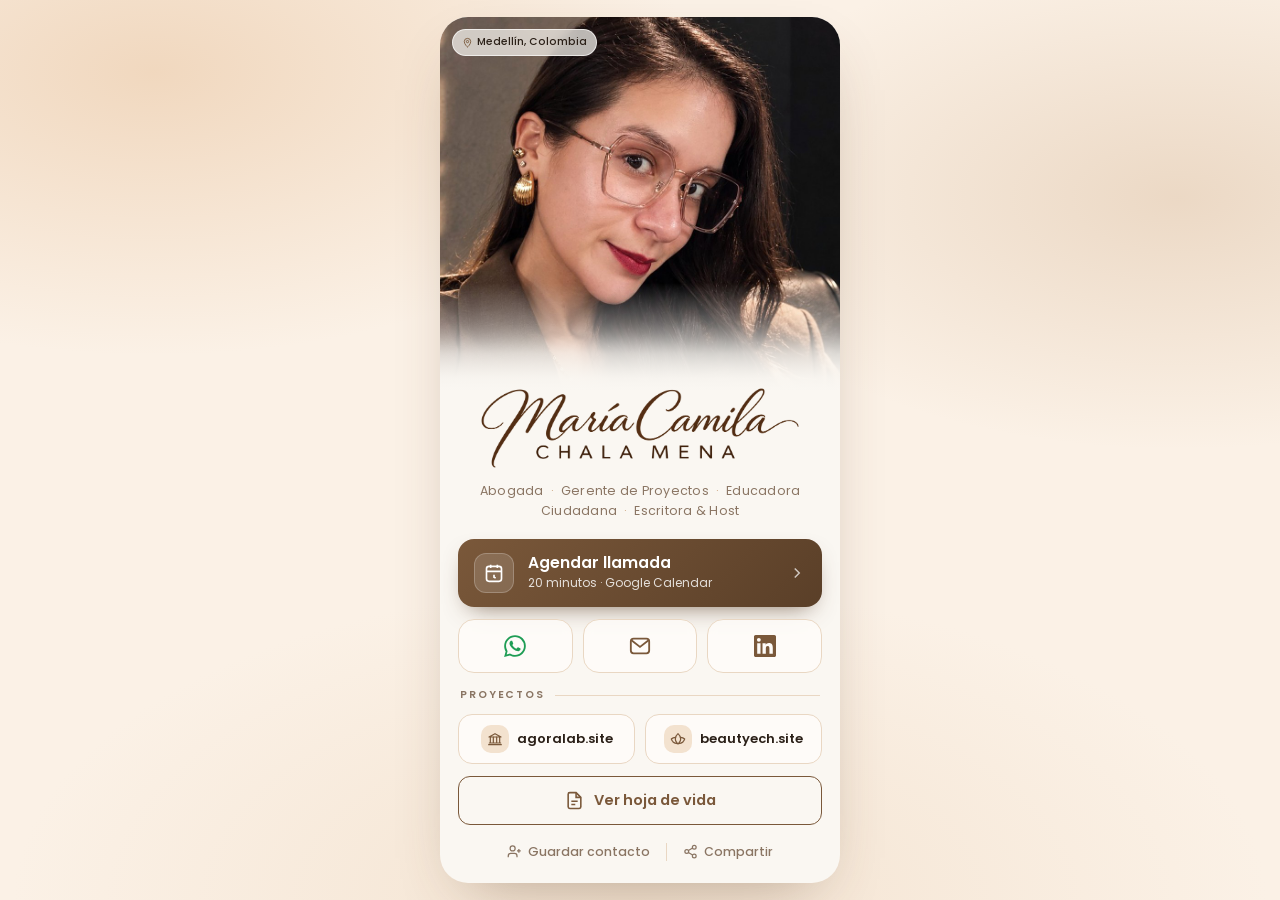
<file: tarjeta-maria-camila/index.html>
<!doctype html>
<html lang="es">
<head>
<meta charset="utf-8">
<meta name="viewport" content="width=device-width, initial-scale=1, viewport-fit=cover">
<title>María Camila Chala Mena · Tarjeta de contacto</title>
<meta name="description" content="Abogada especialista en Gerencia de Proyectos. Consultora en Educación, Innovación Social y Política Pública.">
<meta name="theme-color" content="#FBF1E6">

<!-- Vista previa al compartir por WhatsApp. Si tu dirección final es otra, reemplaza "https://cv-maacamii.vercel.app" aquí y en hoja-de-vida.html. -->
<meta property="og:type" content="profile">
<meta property="og:locale" content="es_CO">
<meta property="og:title" content="María Camila Chala Mena">
<meta property="og:description" content="Abogada · Gerente de Proyectos · Educadora Ciudadana · Escritora &amp; Host. Toca para ver mi contacto.">
<meta property="og:url" content="https://cv-maacamii.vercel.app/">
<meta property="og:image" content="https://cv-maacamii.vercel.app/assets/og-tarjeta-digital.jpg">
<meta property="og:image:secure_url" content="https://cv-maacamii.vercel.app/assets/og-tarjeta-digital.jpg">
<meta property="og:image:type" content="image/jpeg">
<meta property="og:image:alt" content="María Camila Chala Mena · Tarjeta de contacto">
<meta property="og:image:width" content="1200">
<meta property="og:image:height" content="630">
<meta name="twitter:card" content="summary_large_image">
<meta name="twitter:image" content="https://cv-maacamii.vercel.app/assets/og-tarjeta-digital.jpg">

<link rel="icon" href="assets/apple-touch-icon.png">
<link rel="apple-touch-icon" href="assets/apple-touch-icon.png">
<link rel="preload" href="assets/fonts/allura-latin-400-normal.woff2" as="font" type="font/woff2" crossorigin>
<link rel="preload" href="assets/fonts/poppins-latin-400-normal.woff2" as="font" type="font/woff2" crossorigin>
<link rel="prefetch" href="hoja-de-vida.html">
<link rel="stylesheet" href="estilos.css">
<style>
  body{min-height:100svh;display:flex;align-items:center;justify-content:center;padding:14px max(14px,env(safe-area-inset-right,0px)) 14px max(14px,env(safe-area-inset-left,0px))}
  .card{width:100%;max-width:400px;border-radius:28px;overflow:hidden;position:relative;
    background:#FAF7F2;border:0;box-shadow:var(--sombra-alta);
    backdrop-filter:blur(14px);-webkit-backdrop-filter:blur(14px)}
  .foto{position:relative;aspect-ratio:1/1;max-height:62svh;min-height:300px;background:#FAF7F2}
  .foto img{width:100%;height:100%;transform:scale(1.006);object-fit:cover;object-position:50% 12%}
  .foto::after{content:"";position:absolute;left:-1px;right:-1px;bottom:-2px;height:34%;pointer-events:none;
    background:linear-gradient(180deg,rgba(250,247,242,0) 0%,rgba(250,247,242,.38) 28%,rgba(250,247,242,.78) 52%,rgba(250,247,242,.96) 70%,#FAF7F2 80%,#FAF7F2 100%)}
  .lugar{z-index:2}
  .lugar{position:absolute;top:12px;left:12px;display:inline-flex;align-items:center;gap:4px;font-size:10.5px;font-weight:500;color:var(--tinta);
    background:rgba(250,247,242,.72);border:1px solid rgba(255,255,255,.65);padding:4px 9px;border-radius:999px;backdrop-filter:blur(6px);-webkit-backdrop-filter:blur(6px)}
  .lugar svg{width:11px;height:11px;color:var(--cafe)}
  .id{text-align:center;margin-top:-30px;position:relative;z-index:1;padding:0 20px}
  .logo{display:block;width:100%;max-width:320px;height:auto;margin:0 auto}
  .nm{font-size:56px;color:var(--cafe);margin:0;letter-spacing:.005em;white-space:nowrap}
  .ap{margin:2px 0 0;font-size:20px;font-weight:400;letter-spacing:.32em;text-transform:uppercase;color:var(--tinta);padding-left:.32em}
  .rol{margin:12px 0 0;font-size:12.5px;color:var(--suave);letter-spacing:.02em}
  .rol .sep{color:var(--oro);margin:0 7px}
  .cuerpo{padding:18px 18px 6px;display:grid;gap:12px}
  .titulo-sec{display:flex;align-items:center;gap:10px;margin:2px 2px -2px}
  .titulo-sec::after{content:"";flex:1;height:1px;background:var(--linea)}
  .mini{display:flex;justify-content:center;gap:6px;padding:4px 0 14px}
  .mini a,.mini button{background:none;border:0;font:500 12.5px "Poppins",sans-serif;color:var(--suave);display:inline-flex;gap:6px;align-items:center;cursor:pointer;text-decoration:none;padding:8px 10px;border-radius:10px}
  .mini a:hover,.mini button:hover{color:var(--cafe);background:var(--crema)}
  .mini svg{width:15px;height:15px}
  .mini .div{width:1px;background:var(--linea);margin:8px 0}
</style>
</head>
<body class="fondo">
<main class="card">
  <div class="foto">
    <img src="assets/foto-principal.jpg" alt="María Camila Chala Mena" width="880" height="880" fetchpriority="high">
    <span class="lugar"><svg viewBox="0 0 24 24" fill="none" stroke="currentColor" stroke-width="2" aria-hidden="true"><path d="M12 22s7-6.2 7-12a7 7 0 1 0-14 0c0 5.8 7 12 7 12z"/><circle cx="12" cy="10" r="2.5"/></svg><span id="ciudad"></span></span>
  </div>
  <div class="id">
    <h1 style="margin:0"><img class="logo" src="assets/logo-nombre.png" alt="María Camila Chala Mena" width="900" height="229"></h1>
    <p class="rol" id="rol"></p>
  </div>
  <div class="cuerpo">
    <div id="agenda"></div>
    <div id="contacto"></div>
    <div class="titulo-sec"><span class="etq">Proyectos</span></div>
    <div id="sitios"></div>
    <a class="btn2" href="hoja-de-vida.html" id="ver-cv"></a>
  </div>
  <div class="mini">
    <a href="contacto.vcf" download="Maria-Camila-Chala-Mena.vcf"><svg viewBox="0 0 24 24" fill="none" stroke="currentColor" stroke-width="2" aria-hidden="true"><path d="M16 21v-2a4 4 0 0 0-4-4H6a4 4 0 0 0-4 4v2"/><circle cx="9" cy="7" r="4"/><path d="M19 8v6M22 11h-6"/></svg>Guardar contacto</a>
    <span class="div" aria-hidden="true"></span>
    <button type="button" id="compartir"><svg viewBox="0 0 24 24" fill="none" stroke="currentColor" stroke-width="2" aria-hidden="true"><circle cx="18" cy="5" r="3"/><circle cx="6" cy="12" r="3"/><circle cx="18" cy="19" r="3"/><path d="m8.6 13.5 6.8 4M15.4 6.5l-6.8 4"/></svg>Compartir</button>
  </div>
</main>
<div class="toast" id="toast" role="status" aria-live="polite"></div>

<script src="datos.js"></script>
<script src="comun.js"></script>
<script>
  const { D, ICON, esc, botonAgenda, iconosContacto, botonesSitios, compartir } = window.UI;
  const $ = s => document.getElementById(s);
  $('rol').innerHTML = D.tarjetaRol.split('·').map(t => esc(t.trim())).join('<span class="sep">·</span>');
  $('ciudad').textContent = D.ciudad;
  $('agenda').innerHTML = botonAgenda();
  $('contacto').innerHTML = iconosContacto();
  $('sitios').innerHTML = botonesSitios();
  $('ver-cv').innerHTML = ICON.doc + 'Ver hoja de vida';
  $('compartir').onclick = () => compartir(location.href.split('#')[0], 'María Camila Chala Mena · Tarjeta de contacto');
</script>
</body>
</html>
</file>
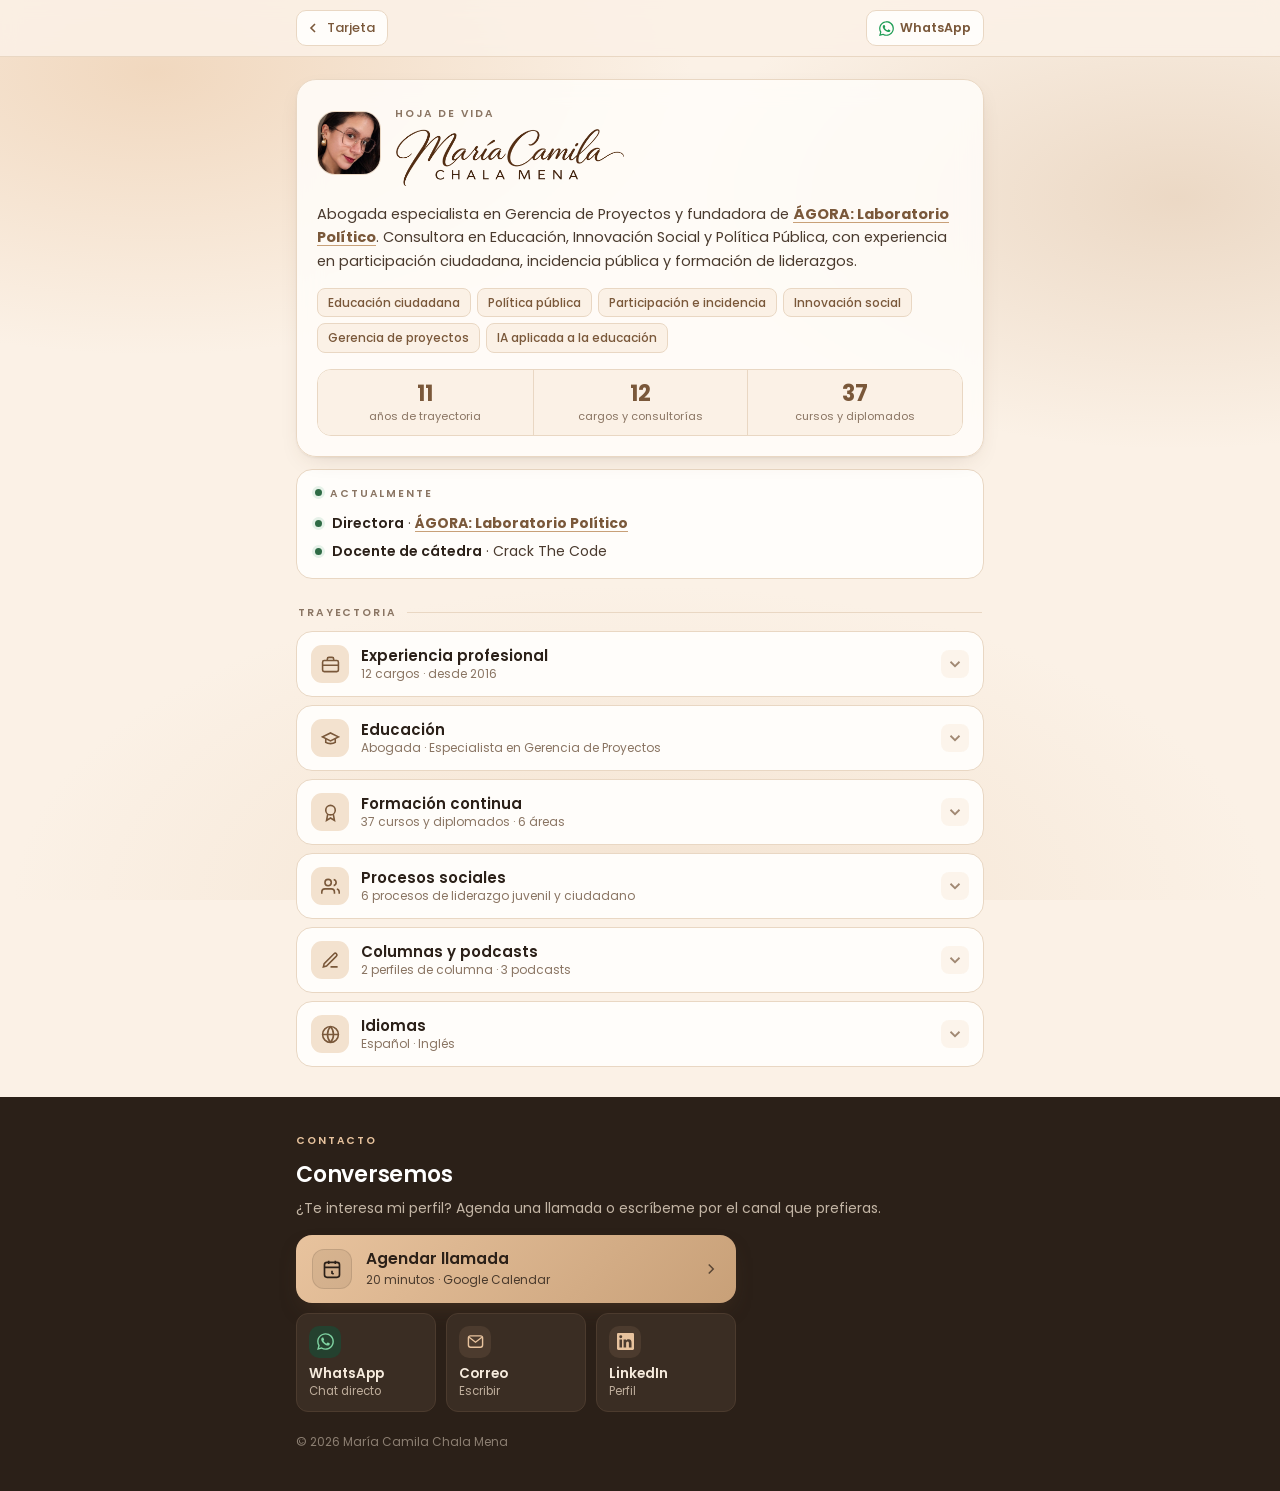
<file: tarjeta-maria-camila/hoja-de-vida.html>
<!doctype html>
<html lang="es">
<head>
<meta charset="utf-8">
<meta name="viewport" content="width=device-width, initial-scale=1, viewport-fit=cover">
<title>Hoja de vida · María Camila Chala Mena</title>
<meta name="description" content="Hoja de vida de María Camila Chala Mena: abogada especialista en Gerencia de Proyectos, consultora en Educación, Innovación Social y Política Pública.">
<meta name="theme-color" content="#FBF1E6">
<meta property="og:type" content="profile">
<meta property="og:locale" content="es_CO">
<meta property="og:title" content="Hoja de vida · María Camila Chala Mena">
<meta property="og:description" content="Trayectoria, formación y publicaciones.">
<meta property="og:url" content="https://cv-maacamii.vercel.app/hoja-de-vida.html">
<meta property="og:image" content="https://cv-maacamii.vercel.app/assets/og-tarjeta-digital.jpg">
<meta property="og:image:secure_url" content="https://cv-maacamii.vercel.app/assets/og-tarjeta-digital.jpg">
<meta property="og:image:type" content="image/jpeg">
<meta property="og:image:alt" content="María Camila Chala Mena · Tarjeta de contacto">
<meta property="og:image:width" content="1200">
<meta property="og:image:height" content="630">
<meta name="twitter:card" content="summary_large_image">
<link rel="icon" href="assets/apple-touch-icon.png">
<link rel="apple-touch-icon" href="assets/apple-touch-icon.png">
<link rel="preload" href="assets/fonts/poppins-latin-400-normal.woff2" as="font" type="font/woff2" crossorigin>
<link rel="stylesheet" href="estilos.css">
<style>
  .wrap{max-width:720px;margin:0 auto;padding-left:max(16px,env(safe-area-inset-left,0px));padding-right:max(16px,env(safe-area-inset-right,0px))}
  /* Barra superior */
  .top{position:sticky;top:0;z-index:5;background:rgba(251,241,230,.88);backdrop-filter:blur(10px);-webkit-backdrop-filter:blur(10px);border-bottom:1px solid var(--linea)}
  .top .wrap{display:flex;align-items:center;justify-content:space-between;gap:10px;height:56px}
  .volver{display:inline-flex;align-items:center;gap:6px;text-decoration:none;font-size:13px;font-weight:500;color:var(--cafe);padding:7px 12px 7px 8px;border-radius:10px;border:1px solid var(--linea);background:var(--blanco)}
  .volver svg{width:16px;height:16px}
  .wa-mini{display:inline-flex;align-items:center;gap:6px;text-decoration:none;font-size:12.5px;font-weight:600;color:var(--cafe);background:var(--blanco);border:1px solid var(--linea);padding:7px 12px;border-radius:10px}
  .wa-mini svg{width:15px;height:15px;color:var(--wa)}

  /* Encabezado */
  .hero{margin-top:22px;padding:20px;background:rgba(255,253,250,.86);backdrop-filter:blur(12px);-webkit-backdrop-filter:blur(12px);border:1px solid var(--linea);border-radius:20px;box-shadow:var(--sombra)}
  .hero-top{display:flex;align-items:center;gap:14px}
  .avatar{width:64px;height:64px;border-radius:18px;object-fit:cover;flex:none;border:1px solid var(--linea)}
  .hero h1{margin:2px 0 0;font-size:22px;line-height:1.2;letter-spacing:-.01em;color:var(--tinta)}
  .hero h1 .logo{display:block;width:100%;max-width:230px;height:auto;margin-top:4px}
  .hero h1 .n1{display:block;font-family:"Allura","Brush Script MT",cursive;font-weight:400;font-size:44px;line-height:1;color:var(--cafe)}
  .hero h1 .n2{display:block;font-weight:400;font-size:15px;letter-spacing:.3em;text-transform:uppercase;color:var(--tinta);margin-top:2px}
  .sintesis{margin:16px 0 0;font-size:14.5px;line-height:1.65;color:var(--texto)}
  .chips{display:flex;flex-wrap:wrap;gap:6px;margin:14px 0 0;padding:0;list-style:none}
  .chips li{font-size:12px;font-weight:500;color:var(--cafe);background:var(--crema);border:1px solid var(--linea);border-radius:8px;padding:4px 10px}
  .stats{display:grid;grid-template-columns:repeat(3,1fr);margin:16px 0 0;border:1px solid var(--linea);border-radius:14px;overflow:hidden}
  .stat{padding:12px 8px;text-align:center;background:var(--crema)}
  .stat+.stat{border-left:1px solid var(--linea)}
  .stat b{display:block;font-size:22px;font-weight:700;color:var(--cafe);line-height:1.1;font-variant-numeric:tabular-nums}
  .stat span{display:block;font-size:11px;line-height:1.3;color:var(--suave);margin-top:3px}

  /* Actualmente */
  .hoy{margin:12px 0 0;background:var(--blanco);border:1px solid var(--linea);border-radius:16px;padding:16px 18px}
  .hoy h2{margin:0 0 10px}
  .hoy ul{list-style:none;margin:0;padding:0;display:grid;gap:8px}
  .hoy li{display:flex;gap:10px;align-items:flex-start;font-size:14px;line-height:1.45}
  .hoy li::before{content:"";flex:none;width:7px;height:7px;border-radius:50%;background:var(--vigente);margin-top:7px;box-shadow:0 0 0 3px var(--vigente-bg)}
  .hoy b{color:var(--tinta);font-weight:600}

  /* Bloques desplegables */
  .indicacion{display:flex;align-items:center;gap:10px;margin:26px 2px 10px}
  .indicacion::after{content:"";flex:1;height:1px;background:var(--linea)}
  .bloques{display:grid;gap:8px}
  details{background:var(--blanco);border:1px solid var(--linea);border-radius:16px;overflow:hidden;scroll-margin-top:66px;transition:border-color .15s ease,box-shadow .15s ease}
  details:hover{border-color:var(--durazno)}
  details[open]{border-color:var(--oro);box-shadow:var(--sombra)}
  summary{list-style:none;display:flex;align-items:center;gap:12px;padding:13px 14px;cursor:pointer;user-select:none}
  summary::-webkit-details-marker{display:none}
  summary .ic{flex:none;width:38px;height:38px;border-radius:11px;display:grid;place-items:center;background:var(--arena);color:var(--cafe)}
  summary .ic svg{width:19px;height:19px}
  summary .tx{flex:1;min-width:0}
  summary b{display:block;color:var(--tinta);font-size:15px;font-weight:600;line-height:1.3}
  summary .teaser{display:block;font-size:12px;color:var(--suave);line-height:1.4;margin-top:1px}
  summary .chev{flex:none;width:28px;height:28px;border-radius:8px;display:grid;place-items:center;color:var(--cafe);background:var(--crema);transition:transform .2s ease}
  details[open] summary .chev{transform:rotate(180deg)}
  .cuerpo{padding:4px 16px 18px;border-top:1px solid var(--linea-suave)}

  .destacado{margin:14px 0 16px;background:var(--crema);border:1px solid var(--linea);border-radius:14px;padding:14px 16px}
  .destacado h3{margin:6px 0 2px;font-size:16px;color:var(--tinta)}
  .destacado p{margin:8px 0 0;font-size:14px}
  .destacado a:not(.agora){color:var(--cafe);font-weight:500}

  .linea{list-style:none;margin:14px 0 0;padding:0;position:relative}
  .linea::before{content:"";position:absolute;left:5px;top:8px;bottom:8px;width:2px;background:var(--linea)}
  .linea li{position:relative;padding:0 0 16px 26px}
  .linea li:last-child{padding-bottom:0}
  .linea li::before{content:"";position:absolute;left:0;top:6px;width:12px;height:12px;border-radius:50%;background:var(--blanco);border:2px solid var(--durazno)}
  .linea li.vigente::before{border-color:var(--cafe);background:var(--cafe);box-shadow:0 0 0 3px var(--arena)}
  .linea h3{margin:0;font-size:14.5px;color:var(--tinta);font-weight:600;line-height:1.4}
  .linea .cargo{margin:2px 0 3px;font-size:13.5px;line-height:1.5}

  .edu{display:flex;gap:12px;align-items:flex-start;padding:12px 0;border-bottom:1px solid var(--linea-suave)}
  .edu:last-child{border-bottom:0;padding-bottom:0}
  .edu .anio{flex:none;font-weight:600;font-size:12px;color:var(--cafe);background:var(--arena);border-radius:8px;padding:4px 8px;min-width:48px;text-align:center;font-variant-numeric:tabular-nums}
  .edu h3{margin:0;font-size:14.5px;color:var(--tinta);font-weight:600;line-height:1.4}

  .filtros{display:flex;gap:6px;flex-wrap:wrap;margin:14px 0 10px}
  .filtros button{font:500 12px "Poppins",sans-serif;border:1px solid var(--linea);background:var(--blanco);color:var(--texto);padding:5px 10px;border-radius:8px;cursor:pointer}
  .filtros button[aria-pressed="true"]{background:var(--cafe);color:#fff;border-color:var(--cafe)}
  .filtros small{opacity:.7;margin-left:3px}
  .cursos{list-style:none;margin:0;padding:0}
  .cursos li{display:flex;justify-content:space-between;gap:12px;align-items:baseline;padding:10px 0;border-bottom:1px solid var(--linea-suave)}
  .cursos li:last-child{border-bottom:0}
  .cursos .n{font-size:13.5px;color:var(--tinta);line-height:1.45}
  .cursos .i{font-size:12px;color:var(--suave);display:block}
  .cursos .a{flex:none;font-size:12px;font-weight:600;color:var(--cafe);font-variant-numeric:tabular-nums}
  .nuevo{font-size:9.5px;font-weight:700;letter-spacing:.06em;color:#fff;background:var(--oro);border-radius:5px;padding:1px 6px;margin-left:6px;vertical-align:2px}
  .mas{margin:10px 0 0;background:var(--blanco);border:1px solid var(--linea);color:var(--cafe);font:500 12.5px "Poppins",sans-serif;padding:8px 14px;border-radius:10px;cursor:pointer}

  .pubs{display:grid;gap:8px;margin-top:14px}
  .pub{display:flex;align-items:center;gap:12px;text-decoration:none;background:var(--crema);border:1px solid var(--linea);border-radius:12px;padding:10px 12px;transition:border-color .15s ease}
  .pub:hover{border-color:var(--oro)}
  .pub .ic{flex:none;width:34px;height:34px;border-radius:10px;display:grid;place-items:center;background:var(--blanco);color:var(--cafe)}
  .pub .ic svg{width:17px;height:17px}
  .pub b{display:block;color:var(--tinta);font-weight:600;font-size:14px}
  .pub span{font-size:12px;color:var(--suave)}
  .pub .flecha{margin-left:auto;color:var(--oro)}

  .idi{display:grid;grid-template-columns:76px 1fr auto;gap:12px;align-items:center;font-size:14px;margin-top:12px}
  .barra{height:6px;border-radius:99px;background:var(--arena);overflow:hidden}
  .barra i{display:block;height:100%;background:linear-gradient(90deg,var(--oro),var(--cafe));border-radius:99px}

  /* Cierre */
  .contacto{margin:30px 0 0;padding:30px 0 40px;background:var(--tinta);color:#EADBC9}
  .contacto .etq{color:var(--durazno)}
  .contacto h2{margin:6px 0 4px;font-size:22px;font-weight:600;color:#fff;letter-spacing:-.01em}
  .contacto p{margin:0 0 16px;font-size:14px;opacity:.8}
  .contacto .acciones{display:grid;gap:10px;max-width:440px}
  .contacto .tile{background:#3A2D23;border-color:#4C3B2E}
  .contacto .tile b{color:#F6EBDD}
  .contacto .tile small{color:#BFAE9C}
  .contacto .t-ic{background:#4C3B2E;color:var(--durazno)}
  .contacto .t-ic.wa{background:#24412F;color:#7FD3A2}
  .contacto .cta{background:linear-gradient(135deg,var(--durazno),var(--oro));color:var(--tinta)}
  .contacto .cta-ic{background:rgba(43,32,24,.08);border-color:rgba(43,32,24,.12)}
  .contacto small.copy{display:block;margin-top:20px;opacity:.5;font-size:12px}
  .etq{font-size:10.5px}
  @media print{ .top,.contacto .acciones,.filtros,.mas,.indicacion{display:none!important} details{border:0} .cuerpo{border:0} }
</style>
</head>
<body class="fondo">

<header class="top">
  <div class="wrap">
    <a class="volver" href="./"><svg viewBox="0 0 24 24" fill="none" stroke="currentColor" stroke-width="2.4" aria-hidden="true"><path d="m15 18-6-6 6-6"/></svg>Tarjeta</a>
    <a class="wa-mini" id="wa-top" target="_blank" rel="noopener">WhatsApp</a>
  </div>
</header>

<main class="wrap">
  <section class="hero">
    <div class="hero-top">
      <img class="avatar" src="assets/avatar.jpg" alt="" width="64" height="64">
      <div><span class="etq">Hoja de vida</span>
        <h1><img class="logo" src="assets/logo-nombre.png" alt="María Camila Chala Mena" width="900" height="229"></h1></div>
    </div>
    <p class="sintesis" id="sintesis"></p>
    <ul class="chips" id="enfoques"></ul>
    <div class="stats" id="stats"></div>
  </section>

  <section class="hoy" aria-labelledby="hoy-t">
    <h2 id="hoy-t" class="etq"><span class="punto" aria-hidden="true"></span>Actualmente</h2>
    <ul id="hoy"></ul>
  </section>

  <p class="indicacion etq">Trayectoria</p>
  <div class="bloques" id="bloques"></div>
</main>

<footer class="contacto">
  <div class="wrap">
    <span class="etq">Contacto</span>
    <h2>Conversemos</h2>
    <p>¿Te interesa mi perfil? Agenda una llamada o escríbeme por el canal que prefieras.</p>
    <div class="acciones" id="acciones"></div>
    <small class="copy">© <span id="anio"></span> María Camila Chala Mena</small>
  </div>
</footer>
<div class="toast" id="toast" role="status" aria-live="polite"></div>

<script src="datos.js"></script>
<script src="comun.js"></script>
<script>
(function(){
  const { D, esc, ICON, waURL, botonesContacto } = window.UI;
  const $ = s => document.querySelector(s);
  const AHORA = 'Actualidad';
  const anioActual = new Date().getFullYear();

  // Encabezado
  $('#sintesis').innerHTML = window.UI.agora(esc(D.sintesis));
  $('#enfoques').innerHTML = D.enfoques.map(e => `<li>${esc(e)}</li>`).join('');
  $('#wa-top').href = waURL;
  $('#wa-top').innerHTML = ICON.wa + 'WhatsApp';
  const cursos = [...D.formacionContinua].sort((a,b) => b.anio - a.anio);
  const cargos = D.experiencia.length + 1; // + Ágora
  $('#stats').innerHTML = [
    [anioActual - D.inicioTrayectoria + '', 'años de trayectoria'],
    [cargos, 'cargos y consultorías'],
    [cursos.length, 'cursos y diplomados'],
  ].map(([n,t]) => `<div class="stat"><b>${n}</b><span>${t}</span></div>`).join('');

  // Actualmente
  const vigentes = [{ cargo: D.direccion.cargo.split('·')[0].trim(), org: D.direccion.organizacion }]
    .concat(D.experiencia.filter(x => x.fin === AHORA).map(x => ({ cargo: x.cargo.split('—')[0].trim(), org: x.org })));
  $('#hoy').innerHTML = vigentes.map(v => `<li><span><b>${esc(v.cargo)}</b> · ${window.UI.agora(esc(v.org))}</span></li>`).join('');

  // Contenidos de cada bloque
  const fecha = x => `${x.lugar ? esc(x.lugar) + ' · ' : ''}${esc(x.inicio)} – ${esc(x.fin)}`;
  function linea(items){
    return `<ul class="linea">${items.map(x => `<li class="${x.fin===AHORA?'vigente':''}">
      <h3>${esc(x.org)}</h3><p class="cargo">${esc(x.cargo)}</p>
      <div class="meta">${fecha(x)} ${x.fin===AHORA?'<span class="badge on">Vigente</span>':''}</div></li>`).join('')}</ul>`;
  }
  const d = D.direccion;
  const htmlExperiencia = `<div class="destacado"><span class="badge on">${esc(d.fin)}</span>
      <h3>${window.UI.agora(esc(d.organizacion))}</h3>
      <div class="meta">${esc(d.cargo)} · ${esc(d.inicio)} – ${esc(d.fin)}</div>
      ${d.descripcion.map(t => `<p>${esc(t)}</p>`).join('')}
      <p><a href="mailto:${d.correo}">${esc(d.correo)}</a></p></div>` + linea(D.experiencia);

  const htmlEducacion = D.educacion.map(e => `<div class="edu"><span class="anio">${e.anio}</span>
      <div><h3>${esc(e.titulo)}</h3><div class="meta">${esc(e.institucion)}</div></div></div>`).join('');

  const areasConCursos = Object.entries(D.areas).filter(([k]) => cursos.some(x => x.area === k));
  const htmlFormacion = `<div class="filtros" id="filtros" role="group" aria-label="Filtrar por área"></div>
      <ul class="cursos" id="cursos"></ul><button type="button" class="mas" id="vertodos" hidden></button>`;

  const htmlPublicaciones = `<div class="pubs">${D.publicaciones.map(p => `<a class="pub" href="${p.url}" target="_blank" rel="noopener">
      <span class="ic">${p.tipo.startsWith('Podcast') ? ICON.mic : ICON.pluma}</span>
      <span><b>${esc(p.titulo)}</b><span>${esc(p.tipo)} · ${esc(p.medio)}</span></span><span class="flecha">↗</span></a>`).join('')}</div>`;

  const htmlIdiomas = D.idiomas.map(i => `<div class="idi"><span>${esc(i.idioma)}</span>
      <span class="barra" role="img" aria-label="${esc(i.idioma)}: ${i.nivel}%"><i style="width:${i.nivel}%"></i></span>
      <span class="meta">${esc(i.etiqueta || '')}</span></div>`).join('');

  const nCol = D.publicaciones.filter(p => !p.tipo.startsWith('Podcast')).length;
  const nPod = D.publicaciones.length - nCol;
  const ultimo = D.educacion[0];
  const bloques = [
    { id:'experiencia', ic:ICON.maletin, t:'Experiencia profesional', s:`${cargos} cargos · desde ${D.experiencia.at(-1).inicio.split(' ').pop()}`, h:htmlExperiencia },
    { id:'educacion', ic:ICON.birrete, t:'Educación', s:'Abogada · Especialista en Gerencia de Proyectos', h:htmlEducacion },
    { id:'formacion', ic:ICON.medalla, t:'Formación continua', s:`${cursos.length} cursos y diplomados · ${areasConCursos.length} áreas`, h:htmlFormacion },
    { id:'procesos', ic:ICON.manos, t:'Procesos sociales', s:`${D.procesosSociales.length} procesos de liderazgo juvenil y ciudadano`, h:linea(D.procesosSociales) },
    { id:'publicaciones', ic:ICON.pluma, t:'Columnas y podcasts', s:`${nCol} perfiles de columna · ${nPod} podcasts`, h:htmlPublicaciones },
    { id:'idiomas', ic:ICON.globo, t:'Idiomas', s:D.idiomas.map(i => i.idioma).join(' · '), h:htmlIdiomas },
  ];
  $('#bloques').innerHTML = bloques.map(b => `<details id="${b.id}">
      <summary><span class="ic">${b.ic}</span><span class="tx"><b>${b.t}</b><span class="teaser">${esc(b.s)}</span></span>
      <span class="chev"><svg viewBox="0 0 24 24" width="18" height="18" fill="none" stroke="currentColor" stroke-width="2.4" aria-hidden="true"><path d="m6 9 6 6 6-6"/></svg></span></summary>
      <div class="cuerpo">${b.h}</div></details>`).join('');

  // Formación continua: filtros y lista
  let filtro = 'todas', verTodos = false;
  const maxAnio = cursos.length ? cursos[0].anio : 0;
  function pintarFiltros(){
    const opciones = [['todas','Todas',cursos.length], ...areasConCursos.map(([k,v]) => [k, v, cursos.filter(x => x.area===k).length])];
    $('#filtros').innerHTML = opciones.map(([k,v,n]) => `<button type="button" data-k="${k}" aria-pressed="${k===filtro}">${esc(v)}<small>${n}</small></button>`).join('');
  }
  function pintarCursos(){
    const todos = cursos.filter(x => filtro==='todas' || x.area===filtro);
    const lista = (verTodos || todos.length <= 10) ? todos : todos.slice(0, 8);
    $('#cursos').innerHTML = lista.map(x => `<li><div><span class="n">${esc(x.nombre)}${x.anio===maxAnio?'<span class="nuevo">NUEVO</span>':''}</span>
      <span class="i">${esc(x.institucion)}</span></div><span class="a">${x.anio}</span></li>`).join('');
    const b = $('#vertodos'); b.hidden = lista.length === todos.length; b.textContent = `Ver los ${todos.length} cursos`;
  }
  $('#filtros').addEventListener('click', e => { const b = e.target.closest('button'); if (!b) return; filtro = b.dataset.k; pintarFiltros(); pintarCursos(); });
  $('#vertodos').addEventListener('click', () => { verTodos = true; pintarCursos(); });
  pintarFiltros(); pintarCursos();

  // Abrir un bloque si el enlace trae #seccion (p. ej. hoja-de-vida.html#formacion)
  function abrirDesdeHash(){
    const el = location.hash && document.getElementById(location.hash.slice(1));
    if (el && el.tagName === 'DETAILS'){ el.open = true; el.scrollIntoView({ block:'start' }); }
  }
  window.addEventListener('hashchange', abrirDesdeHash); abrirDesdeHash();

  $('#acciones').innerHTML = botonesContacto();
  $('#anio').textContent = anioActual;
})();
</script>
</body>
</html>
</file>
<file: tarjeta-maria-camila/estilos.css>
@font-face{font-family:"Poppins";font-style:normal;font-weight:300;font-display:swap;src:url(assets/fonts/poppins-latin-300-normal.woff2) format("woff2")}
@font-face{font-family:"Poppins";font-style:normal;font-weight:400;font-display:swap;src:url(assets/fonts/poppins-latin-400-normal.woff2) format("woff2")}
@font-face{font-family:"Poppins";font-style:normal;font-weight:500;font-display:swap;src:url(assets/fonts/poppins-latin-500-normal.woff2) format("woff2")}
@font-face{font-family:"Poppins";font-style:normal;font-weight:600;font-display:swap;src:url(assets/fonts/poppins-latin-600-normal.woff2) format("woff2")}
@font-face{font-family:"Allura";font-style:normal;font-weight:400;font-display:swap;src:url(assets/fonts/allura-latin-400-normal.woff2) format("woff2")}
@font-face{font-family:"Poppins";font-style:normal;font-weight:700;font-display:swap;src:url(assets/fonts/poppins-latin-700-normal.woff2) format("woff2")}

/* Paleta original (crema, arena, oro y café) con un sistema de componentes más sobrio y técnico */
:root{
  --crema:#FBF1E6; --arena:#F3E2CF; --durazno:#E8C39E; --oro:#C8A078;
  --cafe:#7A583A; --cafe-osc:#5A3F28; --tinta:#2B2018; --texto:#4A3A2E; --suave:#8A7563;
  --blanco:#FFFDFA; --linea:#E9D7C3; --linea-suave:#F1E4D5;
  --vigente-bg:#E6F1E8; --vigente:#2F6B45; --wa:#1F9D55;
  --sombra:0 1px 2px rgba(43,32,24,.05),0 8px 24px -12px rgba(90,63,40,.25);
  --sombra-alta:0 24px 60px -28px rgba(90,63,40,.45);
  --r:16px; --r-s:12px;
}
*{box-sizing:border-box}
html{-webkit-text-size-adjust:100%}
body{margin:0;background:var(--crema);color:var(--texto);font:400 15px/1.6 "Poppins",system-ui,sans-serif}
a{color:inherit}
img{max-width:100%;display:block}
svg{flex:none}
a:focus-visible,button:focus-visible,summary:focus-visible{outline:2px solid var(--cafe);outline-offset:3px}

/* Fondo: degradado suave tipo "mesh" en la paleta (sin cuadrícula) */
.fondo{background:
  radial-gradient(60% 45% at 12% 8%,rgba(232,195,158,.55),transparent 70%),
  radial-gradient(55% 40% at 92% 22%,rgba(200,160,120,.30),transparent 70%),
  radial-gradient(70% 50% at 50% 100%,rgba(243,226,207,.9),transparent 70%),
  var(--crema);background-attachment:fixed}
.script{font-family:"Allura","Brush Script MT",cursive;font-weight:400;line-height:1}

/* Etiqueta pequeña (estilo técnico) */
.etq{font-size:10.5px;font-weight:600;letter-spacing:.18em;text-transform:uppercase;color:var(--suave)}
.punto{display:inline-block;width:7px;height:7px;border-radius:50%;background:var(--vigente);box-shadow:0 0 0 3px var(--vigente-bg);margin-right:8px;vertical-align:1px}

/* Botón principal */
.cta{display:flex;align-items:center;gap:14px;padding:14px 16px;border-radius:var(--r);text-decoration:none;
  background:linear-gradient(135deg,var(--cafe) 0%,var(--cafe-osc) 100%);color:#fff;box-shadow:0 10px 24px -12px rgba(90,63,40,.8);
  transition:transform .15s ease,box-shadow .15s ease}
.cta:hover{transform:translateY(-1px);box-shadow:0 14px 28px -12px rgba(90,63,40,.85)}
.cta-ic{width:40px;height:40px;border-radius:12px;display:grid;place-items:center;background:rgba(255,255,255,.14);border:1px solid rgba(255,255,255,.22)}
.cta-ic svg{width:20px;height:20px}
.cta-tx{min-width:0;flex:1}
.cta-tx b{display:block;font-size:15.5px;font-weight:600;line-height:1.25}
.cta-tx small{display:block;font-size:12px;opacity:.82;margin-top:1px}
.chev{width:18px;height:18px;margin-left:auto;opacity:.7}

/* Botones de contacto solo con ícono */
.iconos{display:grid;grid-template-columns:repeat(3,1fr);gap:10px}
.ib{height:54px;border-radius:var(--r);display:grid;place-items:center;text-decoration:none;color:var(--cafe);
  background:rgba(255,253,250,.75);border:1px solid var(--linea);backdrop-filter:blur(6px);-webkit-backdrop-filter:blur(6px);
  transition:transform .15s ease,border-color .15s ease,box-shadow .15s ease,background .15s ease}
.ib:hover{transform:translateY(-2px);border-color:var(--oro);box-shadow:var(--sombra);background:var(--blanco)}
.ib svg{width:22px;height:22px}
.ib.wa{color:var(--wa)}

/* Proyectos: dos tarjetas compactas */
.proy{display:grid;grid-template-columns:1fr 1fr;gap:10px}
.pj{display:flex;align-items:center;gap:8px;padding:10px 10px;border-radius:14px;text-decoration:none;min-width:0;
  background:rgba(255,253,250,.75);border:1px solid var(--linea);transition:transform .15s ease,border-color .15s ease,box-shadow .15s ease}
.pj:hover{transform:translateY(-1px);border-color:var(--oro);box-shadow:var(--sombra)}
.pj{justify-content:center}
.pj-ic{width:28px;height:28px;flex:none;border-radius:10px;display:grid;place-items:center;background:var(--arena);color:var(--cafe)}
.pj-ic svg{width:16px;height:16px}
.pj-tx{min-width:0}
.pj-tx b{display:block;font-size:13px;font-weight:600;color:var(--tinta);line-height:1.2;white-space:nowrap}
.pj-tx small{display:block;font-size:11px;color:var(--suave);line-height:1.3;white-space:nowrap;overflow:hidden;text-overflow:ellipsis}

/* Cuadrícula de contacto (pie de la hoja de vida) */
.tiles{display:grid;grid-template-columns:repeat(3,1fr);gap:10px}
.tile{display:flex;flex-direction:column;align-items:flex-start;gap:2px;padding:12px;border-radius:var(--r-s);text-decoration:none;
  background:var(--blanco);border:1px solid var(--linea);min-width:0}
.t-ic{width:32px;height:32px;border-radius:10px;display:grid;place-items:center;background:var(--arena);color:var(--cafe);margin-bottom:6px}
.t-ic svg{width:17px;height:17px}
.t-ic.wa{background:#E3F2E8;color:var(--wa)}
.tile b{font-size:13.5px;font-weight:600;color:var(--tinta);line-height:1.2}
.tile small{font-size:11.5px;color:var(--suave);line-height:1.3}

/* Botón secundario */
.btn2{display:flex;align-items:center;justify-content:center;gap:10px;min-height:48px;padding:12px 16px;border-radius:var(--r-s);text-decoration:none;
  font-weight:600;font-size:14.5px;color:var(--cafe);background:transparent;border:1.5px solid var(--cafe);transition:background .15s ease}
.btn2:hover{background:var(--arena)}
.btn2 svg{width:19px;height:19px}

.badge{display:inline-block;font-size:11px;font-weight:600;letter-spacing:.04em;color:var(--cafe);background:var(--arena);border-radius:999px;padding:2px 10px}
.badge.on{background:var(--vigente-bg);color:var(--vigente)}
.meta{font-size:12.5px;color:var(--suave)}
.agora{color:var(--cafe);font-weight:700;text-decoration:underline;text-decoration-color:var(--oro);text-underline-offset:3px}
.agora:hover{color:var(--cafe-osc)}

.toast{position:fixed;left:50%;bottom:24px;transform:translateX(-50%) translateY(20px);opacity:0;background:var(--tinta);color:#fff;padding:10px 16px;border-radius:12px;font-size:13.5px;transition:.25s;pointer-events:none;z-index:20}
.toast.ver{opacity:1;transform:translateX(-50%) translateY(0)}

@media (prefers-reduced-motion:reduce){*{transition:none!important}}
</file>
